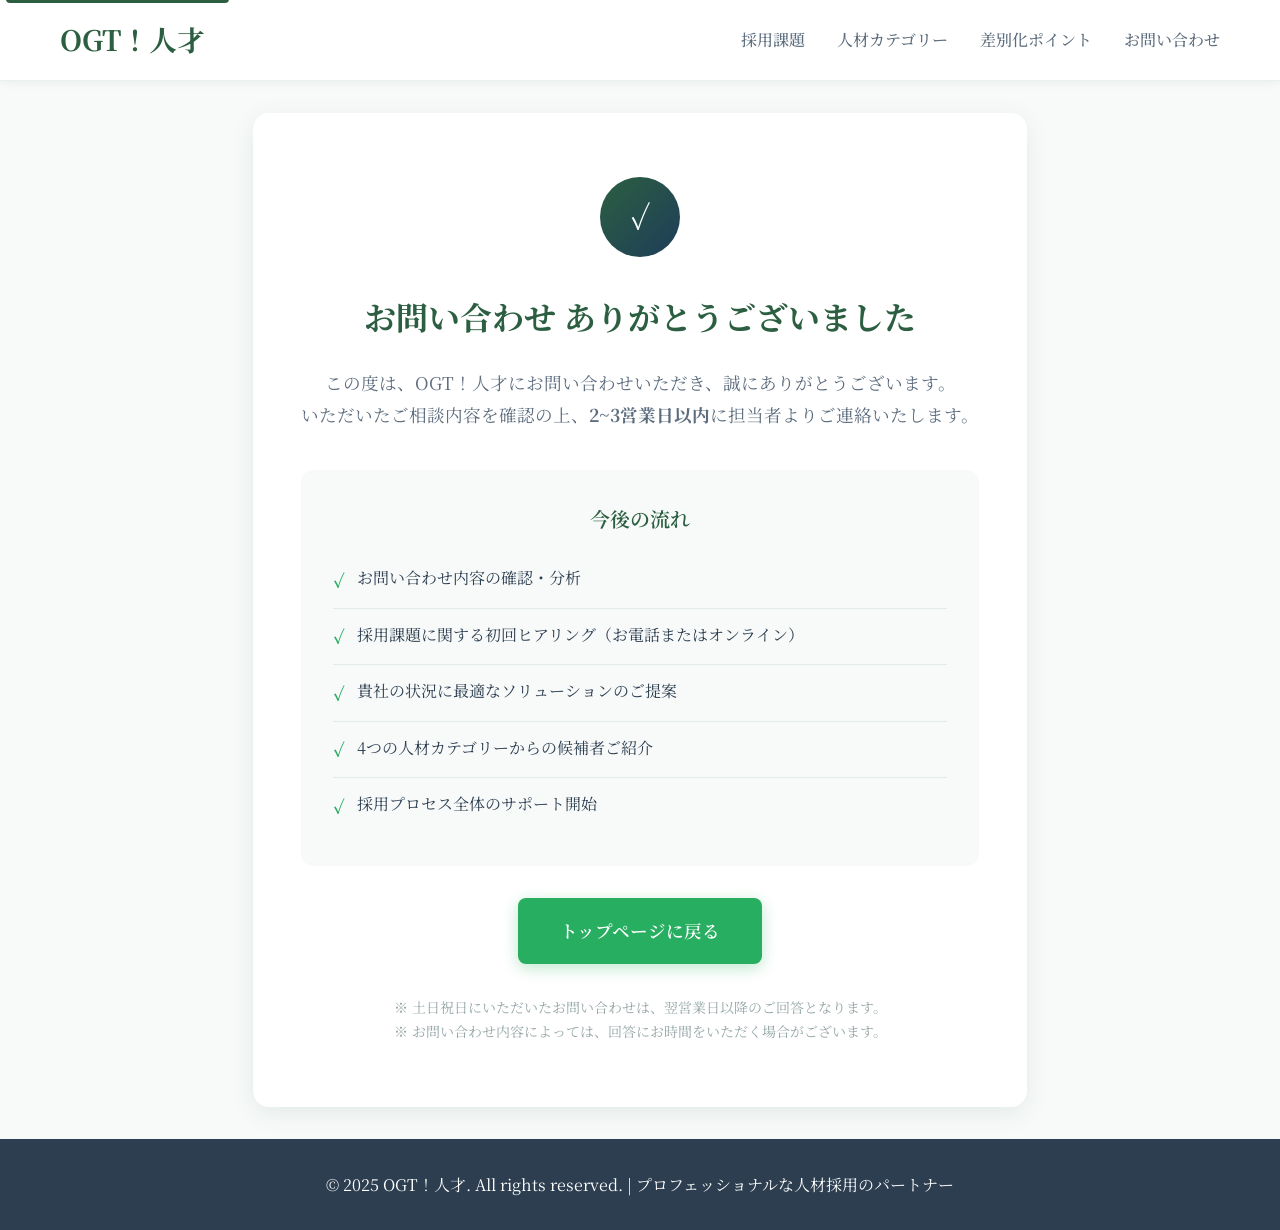
<file: thanks.html>
<!DOCTYPE html>
<html lang="ja">
  <head>
    <meta charset="UTF-8" />
    <meta name="viewport" content="width=device-width, initial-scale=1.0" />
    <title>お問い合わせありがとうございました - OGT！人才</title>
    <meta
      name="description"
      content="お問い合わせを受け付けました。2~3営業日以内にご返信いたします。"
    />
    <meta name="robots" content="noindex, nofollow" />
    <meta name="author" content="OGT！人才" />
    <meta name="robots" content="noindex, nofollow" />
    <meta name="viewport" content="width=device-width, initial-scale=1" />

    <!-- Google tag (gtag.js) -->
    <script
      async
      src="https://www.googletagmanager.com/gtag/js?id=G-VGLK5ZNC4B"
    ></script>
    <script>
      window.dataLayer = window.dataLayer || [];
      function gtag() {
        dataLayer.push(arguments);
      }
      gtag("js", new Date());

      gtag("config", "G-VGLK5ZNC4B");
    </script>

    <!-- Favicon -->
    <link rel="icon" type="image/png" sizes="32x32" href="/favicon32.png" />
    <link rel="icon" type="image/png" sizes="48x48" href="/favicon48.png" />
    <link rel="icon" type="image/png" sizes="192x192" href="/favicon192.png" />
    <link rel="apple-touch-icon" sizes="180x180" href="/favicon180.png" />

    <!-- Fonts -->
    <link rel="preconnect" href="https://fonts.googleapis.com" />
    <link rel="preconnect" href="https://fonts.gstatic.com" crossorigin />
    <link
      href="https://fonts.googleapis.com/css2?family=Noto+Serif+JP:wght@400;500;600;700&family=Cormorant+Garamond:wght@400;500;600;700&display=swap"
      rel="stylesheet"
    />

    <!-- Styles -->
    <link rel="stylesheet" href="css/style.css" />

    <style>
      .thanks-container {
        min-height: 80vh;
        display: flex;
        align-items: center;
        justify-content: center;
        background: var(--bg-light);
      }

      .thanks-content {
        background: var(--bg-white);
        padding: 4rem 3rem;
        border-radius: 16px;
        box-shadow: 0 6px 25px var(--shadow);
        text-align: center;
        margin: 2rem;
      }

      .success-icon {
        width: 80px;
        height: 80px;
        background: var(--gradient-primary);
        border-radius: 50%;
        display: flex;
        align-items: center;
        justify-content: center;
        margin: 0 auto 2rem;
        color: white;
        font-size: 2rem;
      }

      .thanks-title {
        font-size: 2rem;
        font-weight: 700;
        color: var(--primary-color);
        margin-bottom: 1.5rem;
      }

      .thanks-message {
        font-size: 1.1rem;
        color: var(--text-medium);
        line-height: 1.8;
        margin-bottom: 2.5rem;
      }

      .next-steps {
        background: var(--bg-light);
        padding: 2rem;
        border-radius: 12px;
        margin: 2rem 0;
        text-align: left;
      }

      .next-steps h3 {
        color: var(--primary-color);
        font-size: 1.25rem;
        font-weight: 600;
        margin-bottom: 1rem;
        text-align: center;
      }

      .next-steps ul {
        list-style: none;
        padding: 0;
      }

      .next-steps li {
        padding: 0.75rem 0;
        display: flex;
        align-items: flex-start;
        border-bottom: 1px solid rgba(44, 95, 65, 0.1);
      }

      .next-steps li:last-child {
        border-bottom: none;
      }

      .next-steps li::before {
        content: "✓";
        color: var(--success);
        font-weight: bold;
        margin-right: 0.75rem;
        font-size: 1.1rem;
        flex-shrink: 0;
        margin-top: 0.1rem;
      }

      .contact-info {
        background: var(--bg-light);
        padding: 1.5rem;
        border-radius: 8px;
        margin: 2rem 0;
        border-left: 4px solid var(--primary-color);
      }

      .contact-info h4 {
        color: var(--primary-color);
        font-size: 1.1rem;
        font-weight: 600;
        margin-bottom: 1rem;
      }

      .contact-info p {
        margin-bottom: 0.5rem;
        font-size: 0.95rem;
      }

      .buttons-container {
        display: flex;
        gap: 1rem;
        justify-content: center;
        flex-wrap: wrap;
        margin-top: 2rem;
      }

      @media (max-width: 768px) {
        .thanks-content {
          padding: 3rem 2rem;
          margin: 1rem;
        }

        .thanks-title {
          font-size: 1.75rem;
        }

        .buttons-container {
          flex-direction: column;
          align-items: center;
        }

        .btn {
          min-width: 200px;
        }
      }

      .contact-detail {
        display: flex;
        flex-wrap: wrap;
        gap: 0.5rem;
        justify-content: center;
        text-align: center;
      }

      .phone-number {
        white-space: nowrap;
      }

      @media (max-width: 480px) {
        .thanks-content {
          padding: 2rem 1.5rem;
        }

        .thanks-title {
          font-size: 1.5rem;
        }

        .thanks-message {
          font-size: 1rem;
        }

        .contact-detail {
          display: block;
          text-align: center;
        }

        .contact-detail strong {
          display: block;
          margin-bottom: 0.25rem;
        }

        .phone-number {
          display: block;
          font-weight: normal;
        }

        .contact-info {
          text-align: center;
        }

        .thanks-title-line1,
        .thanks-title-line2 {
          display: block;
        }
      }
    </style>
  </head>
  <body>
    <!-- Skip Link for Accessibility -->
    <a href="#main-content" class="skip-link">メインコンテンツへスキップ</a>

    <!-- Header -->
    <header class="header" role="banner">
      <div class="container">
        <div class="header-content">
          <a href="index.html" class="logo" aria-label="OGT！人才 ホーム"
            >OGT！人才</a
          >
          <nav class="nav" role="navigation" aria-label="メインナビゲーション">
            <ul>
              <li><a href="index.html#issues">採用課題</a></li>
              <li><a href="index.html#talent-categories">人材カテゴリー</a></li>
              <li><a href="index.html#differentiation">差別化ポイント</a></li>
              <li><a href="index.html#contact">お問い合わせ</a></li>
            </ul>
          </nav>
        </div>
      </div>
    </header>

    <!-- Main Content -->
    <main id="main-content" role="main">
      <div class="thanks-container">
        <div class="thanks-content">
          <div class="success-icon" aria-hidden="true">✓</div>

          <h1 class="thanks-title">
            <span class="thanks-title-line1">お問い合わせ</span>
            <span class="thanks-title-line2">ありがとうございました</span>
          </h1>

          <div class="thanks-message">
            <p>
              この度は、OGT！人才にお問い合わせいただき、誠にありがとうございます。
            </p>
            <p>
              いただいたご相談内容を確認の上、<strong>2~3営業日以内</strong>に担当者よりご連絡いたします。
            </p>
          </div>

          <div class="next-steps">
            <h3>今後の流れ</h3>
            <ul>
              <li>お問い合わせ内容の確認・分析</li>
              <li>採用課題に関する初回ヒアリング（お電話またはオンライン）</li>
              <li>貴社の状況に最適なソリューションのご提案</li>
              <li>4つの人材カテゴリーからの候補者ご紹介</li>
              <li>採用プロセス全体のサポート開始</li>
            </ul>
          </div>

          <div class="buttons-container">
            <a href="index.html" class="btn btn-primary">トップページに戻る</a>
          </div>

          <p
            style="
              font-size: 0.875rem;
              color: var(--text-light);
              margin-top: 2rem;
            "
          >
            ※
            土日祝日にいただいたお問い合わせは、翌営業日以降のご回答となります。<br />
            ※
            お問い合わせ内容によっては、回答にお時間をいただく場合がございます。
          </p>
        </div>
      </div>
    </main>

    <!-- Footer -->
    <footer class="footer" role="contentinfo">
      <div class="container">
        <p>
          &copy; 2025 OGT！人才. All rights reserved. |
          プロフェッショナルな人材採用のパートナー
        </p>
      </div>
    </footer>

    <!-- Scripts -->
    <script>
      // Professional thank you page enhancements
      document.addEventListener("DOMContentLoaded", function () {
        // Add smooth entrance animation
        const thanksContent = document.querySelector(".thanks-content");
        if (thanksContent) {
          thanksContent.style.opacity = "0";
          thanksContent.style.transform = "translateY(30px)";
          thanksContent.style.transition =
            "opacity 0.8s ease, transform 0.8s ease";

          setTimeout(() => {
            thanksContent.style.opacity = "1";
            thanksContent.style.transform = "translateY(0)";
          }, 100);
        }

        // Add success icon animation
        const successIcon = document.querySelector(".success-icon");
        if (successIcon) {
          setTimeout(() => {
            successIcon.style.animation = "pulse 0.6s ease-in-out";
          }, 500);
        }

        // Professional button hover effects
        const buttons = document.querySelectorAll(".btn");
        buttons.forEach((button) => {
          button.addEventListener("mouseenter", function () {
            this.style.transition = "all 0.3s ease";
          });
        });

        // Track page view for analytics (if implemented)
        if (typeof gtag !== "undefined") {
          gtag("event", "page_view", {
            page_title: "Thank You Page",
            page_location: window.location.href,
          });

          gtag("event", "conversion", {
            send_to: "CONVERSION_ID",
          });
        }

        // Accessibility: Announce completion to screen readers
        const announcement = document.createElement("div");
        announcement.setAttribute("aria-live", "polite");
        announcement.setAttribute("aria-atomic", "true");
        announcement.className = "sr-only";
        announcement.textContent =
          "お問い合わせが正常に送信されました。ありがとうございます。";
        document.body.appendChild(announcement);
      });

      // CSS animation keyframes
      const style = document.createElement("style");
      style.textContent = `
            @keyframes pulse {
                0% {
                    transform: scale(1);
                }
                50% {
                    transform: scale(1.1);
                }
                100% {
                    transform: scale(1);
                }
            }
        `;
      document.head.appendChild(style);
    </script>
  </body>
</html>
</file>
<file: css/style.css>
/* Team B - Professional & Trust Design */
/* プロフェッショナルで信頼感のあるデザイン */

:root {
  --primary-color: #2c5f41; /* 深緑 */
  --secondary-color: #1e3d59; /* ネイビー */
  --accent-color: #7c8a8e; /* グレー */
  --bg-light: #f8faf9;
  --bg-white: #ffffff;
  --text-dark: #2c3e50;
  --text-medium: #5d6d7e;
  --text-light: #95a5a6;
  --success: #27ae60;
  --shadow: rgba(44, 95, 65, 0.1);
  --gradient-primary: linear-gradient(135deg, #2c5f41 0%, #1e3d59 100%);
}

* {
  margin: 0;
  padding: 0;
  box-sizing: border-box;
}

body {
  font-family: "Noto Serif JP", "Cormorant Garamond", serif;
  line-height: 1.7;
  color: var(--text-dark);
  background-color: var(--bg-white);
}

.container {
  max-width: 1200px;
  margin: 0 auto;
  padding: 0 20px;
}

/* Header */
.header {
  background: var(--bg-white);
  border-bottom: 1px solid #e8f1ed;
  padding: 1rem 0;
  position: sticky;
  top: 0;
  z-index: 100;
  box-shadow: 0 2px 10px rgba(0,0,0,0.05);
}

.header-content {
  display: flex;
  justify-content: space-between;
  align-items: center;
}

.logo {
  font-size: 1.75rem;
  font-weight: 700;
  color: var(--primary-color);
  text-decoration: none;
  display: inline-block;
}

.logo-img {
  height: 50px;
  width: auto;
  display: block;
  transition: transform 0.3s ease;
}

.logo:hover .logo-img {
  transform: scale(1.05);
}

.nav ul {
  display: flex;
  list-style: none;
  gap: 2rem;
}

.nav a {
  text-decoration: none;
  color: var(--text-medium);
  font-weight: 500;
  transition: color 0.3s ease;
}

.nav a:hover {
  color: var(--primary-color);
}

.nav a[href="#contact"] {
  border: 1px solid var(--primary-color);
  padding: 0.5rem 1.25rem;
  border-radius: 6px;
  transition: all 0.3s ease;
}

.nav a[href="#contact"]:hover {
  background: var(--primary-color);
  color: white;
}

/* Hamburger Menu */
.hamburger {
  display: none;
  flex-direction: column;
  justify-content: center;
  align-items: center;
  width: 30px;
  height: 30px;
  background: none;
  border: none;
  cursor: pointer;
  padding: 0;
  z-index: 101;
}

.hamburger-line {
  width: 25px;
  height: 3px;
  background: var(--primary-color);
  margin: 3px 0;
  transition: all 0.3s ease;
  transform-origin: center;
}

.hamburger.active .hamburger-line:nth-child(1) {
  transform: rotate(45deg) translate(5px, 5px);
}

.hamburger.active .hamburger-line:nth-child(2) {
  opacity: 0;
}

.hamburger.active .hamburger-line:nth-child(3) {
  transform: rotate(-45deg) translate(7px, -6px);
}

.nav.mobile-open {
  display: block;
}

/* Hero Section */
.hero {
  background: var(--gradient-primary);
  color: white;
  padding: 5rem 0;
  text-align: center;
  position: relative;
  overflow: hidden;
}

.hero::before {
  content: '';
  position: absolute;
  top: 0;
  left: 0;
  right: 0;
  bottom: 0;
  background: url('data:image/svg+xml,<svg xmlns="http://www.w3.org/2000/svg" viewBox="0 0 100 100"><defs><pattern id="grid" width="10" height="10" patternUnits="userSpaceOnUse"><path d="M 10 0 L 0 0 0 10" fill="none" stroke="rgba(255,255,255,0.1)" stroke-width="1"/></pattern></defs><rect width="100" height="100" fill="url(%23grid)"/></svg>');
  opacity: 0.3;
}

.hero-content {
  position: relative;
  z-index: 2;
  display: grid;
  grid-template-columns: 1fr 1.2fr;
  gap: 3rem;
  align-items: center;
  max-width: 1200px;
  margin: 0 auto;
}

.hero-text {
  text-align: left;
}

.hero-image {
  display: flex;
  justify-content: center;
  align-items: center;
}

.hero-img {
  width: 100%;
  height: auto;
  border-radius: 12px;
  box-shadow: 0 10px 30px rgba(0,0,0,0.2);
  max-width: 600px;
}

.hero h1 {
  font-size: 3rem;
  font-weight: 700;
  margin-bottom: 1.5rem;
  line-height: 1.2;
}

.hero p {
  font-size: 1.25rem;
  margin-bottom: 2.5rem;
  opacity: 0.95;
  max-width: 600px;
  margin-left: auto;
  margin-right: auto;
}

.hero-buttons {
  margin-top: 2rem;
  display: flex;
  gap: 1rem;
  justify-content: flex-start;
  flex-wrap: wrap;
}

.btn {
  display: inline-block;
  padding: 1rem 2.5rem;
  border-radius: 8px;
  text-decoration: none;
  font-weight: 600;
  font-size: 1.1rem;
  transition: all 0.3s ease;
  border: 2px solid transparent;
  cursor: pointer;
  text-align: center;
}

.btn-primary {
  background: var(--success);
  color: white;
  box-shadow: 0 4px 15px rgba(39, 174, 96, 0.3);
}

.btn-primary:hover {
  background: #219a52;
  transform: translateY(-2px);
  box-shadow: 0 6px 20px rgba(39, 174, 96, 0.4);
}

.btn-outline {
  background: transparent;
  color: white;
  border-color: white;
}

.btn-outline:hover {
  background: white;
  color: var(--primary-color);
}

/* Issues Section */
.issues {
  padding: 5rem 0;
  background: var(--bg-light);
}

.section-title {
  text-align: center;
  font-size: 2.5rem;
  font-weight: 700;
  color: var(--primary-color);
  margin-bottom: 1rem;
}

.section-subtitle {
  text-align: center;
  font-size: 1.2rem;
  color: var(--text-medium);
  margin-bottom: 3rem;
  max-width: 600px;
  margin-left: auto;
  margin-right: auto;
}

.issues-grid {
  display: grid;
  grid-template-columns: repeat(auto-fit, minmax(350px, 1fr));
  gap: 2rem;
  margin-top: 3rem;
}

.issue-card {
  background: var(--bg-white);
  padding: 2.5rem 2rem;
  border-radius: 12px;
  box-shadow: 0 4px 20px var(--shadow);
  border-left: 4px solid var(--primary-color);
  transition: transform 0.3s ease;
}

.issue-card:hover {
  transform: translateY(-5px);
}

.issue-icon {
  width: 60px;
  height: 60px;
  background: var(--gradient-primary);
  border-radius: 12px;
  display: flex;
  align-items: center;
  justify-content: center;
  margin-bottom: 1.5rem;
  font-size: 1.5rem;
  color: white;
}

.issue-card h3 {
  font-size: 1.5rem;
  font-weight: 700;
  margin-bottom: 1rem;
  color: var(--primary-color);
}

/* Talent Categories */
.talent-categories {
  padding: 5rem 0;
  background: var(--bg-white);
}

.categories-grid {
  display: grid;
  grid-template-columns: repeat(2, 1fr);
  gap: 2rem;
  margin-top: 3rem;
}

@media (max-width: 1024px) {
  .categories-grid {
    grid-template-columns: repeat(auto-fit, minmax(280px, 1fr));
  }
}

.category-card {
  background: var(--bg-white);
  border-radius: 16px;
  overflow: hidden;
  box-shadow: 0 6px 25px var(--shadow);
  transition: all 0.5s cubic-bezier(0.4, 0, 0.2, 1);
  border: 2px solid transparent;
  position: relative;
  transform-style: preserve-3d;
  perspective: 1000px;
}

.category-card:hover {
  transform: translateY(-15px) rotateX(3deg) rotateY(3deg);
  box-shadow: 0 25px 50px rgba(44, 95, 65, 0.25),
              0 15px 30px rgba(44, 95, 65, 0.15);
}

.category-card:nth-child(1) { border-top: 4px solid #2c5f41; }
.category-card:nth-child(2) { border-top: 4px solid #1e3d59; }
.category-card:nth-child(3) { border-top: 4px solid #6c5ce7; }
.category-card:nth-child(4) { border-top: 4px solid #fd79a8; }

.category-header {
  padding: 2rem;
  text-align: center;
}

.category-image {
  max-width: 100%;
  width: auto;
  height: auto;
  margin: 0 auto 1.5rem;
  border-radius: 12px;
  box-shadow: 0 4px 15px rgba(0,0,0,0.1);
  display: block;
}

.category-card h3 {
  font-size: 1.8rem;
  font-weight: 700;
  margin-bottom: 0.5rem;
  color: var(--text-dark);
}

.category-card .subtitle {
  font-size: 1.3rem;
  color: var(--text-medium);
  margin-bottom: 1.5rem;
}

.category-content {
  padding: 0 2rem 2rem;
}

.category-content p {
  font-size: 1.25rem;
  line-height: 1.7;
}



/* Talent Hover Overlay */
.talent-hover {
  position: absolute;
  top: 0;
  left: 0;
  width: 100%;
  height: 100%;
  background: rgba(44, 95, 65, 0.95);
  display: flex;
  align-items: center;
  justify-content: center;
  opacity: 0;
  transition: all 0.4s ease;
  z-index: 10;
  padding: 2rem;
}

.category-card:hover .talent-hover {
  opacity: 1;
}

.hover-content {
  color: white;
  text-align: center;
}

.hover-content h4 {
  font-size: 1.85rem;
  margin-bottom: 1.75rem;
  color: white;
  font-weight: 700;
}

.hover-content ul {
  list-style: none;
  text-align: left;
  max-width: 350px;
  margin: 0 auto;
}

.hover-content li {
  padding: 0.65rem 0;
  padding-left: 2rem;
  position: relative;
  color: rgba(255, 255, 255, 0.95);
  line-height: 1.7;
  font-size: 1.15rem;
}

.hover-content li::before {
  content: '✓';
  position: absolute;
  left: 0;
  color: #4ade80;
  font-weight: bold;
}

/* Differentiation */
.differentiation {
  padding: 5rem 0;
  background: var(--bg-light);
}

.comparison-table {
  background: var(--bg-white);
  border-radius: 12px;
  overflow: hidden;
  box-shadow: 0 6px 25px var(--shadow);
  margin-top: 3rem;
}

.comparison-table table {
  width: 100%;
  border-collapse: collapse;
}

.comparison-table th {
  background: var(--gradient-primary);
  color: white;
  padding: 1.75rem 1.75rem;
  text-align: left;
  font-weight: 600;
  line-height: 1.4;
}

/* Only table headers should be white */
.comparison-table th.ogt-column,
.comparison-table th.general-column {
  color: white !important;
}

.comparison-table td {
  padding: 1.5rem 1.75rem;
  border-bottom: 1px solid #f1f3f4;
  vertical-align: top;
  line-height: 1.6;
  word-wrap: break-word;
  hyphens: auto;
}

.comparison-table tr:nth-child(even) td {
  background: #fafbfc;
}

.comparison-table .ogt-column {
  color: #1e7e34;
  font-weight: 600;
  background-color: #f8fff9;
}

.comparison-table .general-column {
  color: #495057;
  background-color: #f8f9fa;
}

/* Mobile card layout - hidden by default */
.comparison-table-mobile {
  display: none;
}

/* Process */
.process {
  padding: 5rem 0;
  background: var(--bg-white);
}

.process-steps {
  display: grid;
  grid-template-columns: repeat(auto-fit, minmax(250px, 1fr));
  gap: 2rem;
  margin-top: 3rem;
}

.process-step {
  text-align: center;
  position: relative;
}

.process-step::after {
  content: '';
  position: absolute;
  top: 40px;
  right: -1rem;
  width: 2rem;
  height: 2px;
  background: var(--primary-color);
  opacity: 0.3;
}

.process-step:last-child::after {
  display: none;
}

.step-number {
  width: 80px;
  height: 80px;
  background: var(--gradient-primary);
  border-radius: 50%;
  display: flex;
  align-items: center;
  justify-content: center;
  margin: 0 auto 1.5rem;
  font-size: 1.75rem;
  font-weight: 700;
  color: white;
}

.process-step h3 {
  font-size: 1.25rem;
  font-weight: 700;
  margin-bottom: 1rem;
  color: var(--primary-color);
}

/* Contact Form */
.contact {
  padding: 5rem 0;
  background: var(--bg-light);
}

.form-container {
  max-width: 600px;
  margin: 0 auto;
  background: var(--bg-white);
  padding: 3rem;
  border-radius: 16px;
  box-shadow: 0 6px 25px var(--shadow);
}

.form-group {
  margin-bottom: 2rem;
}

.form-group label {
  display: block;
  margin-bottom: 0.5rem;
  font-weight: 600;
  color: var(--text-dark);
}

.required {
  color: #e74c3c;
}

.form-control {
  width: 100%;
  padding: 1rem;
  border: 2px solid #e8f1ed;
  border-radius: 8px;
  font-size: 1rem;
  transition: border-color 0.3s ease;
  font-family: inherit;
}

.form-control:focus {
  outline: none;
  border-color: var(--primary-color);
  box-shadow: 0 0 0 3px rgba(44, 95, 65, 0.1);
}

.checkbox-group {
  display: grid;
  grid-template-columns: repeat(auto-fit, minmax(250px, 1fr));
  gap: 1rem;
}

.checkbox-item {
  display: flex;
  align-items: center;
}

.checkbox-item input[type="checkbox"] {
  margin-right: 0.75rem;
  transform: scale(1.2);
}

textarea.form-control {
  resize: vertical;
  min-height: 120px;
}

.form-submit {
  text-align: center;
  margin-top: 2rem;
}

/* Form Messages */
.form-message {
  margin-top: 1.5rem;
  padding: 1rem;
  border-radius: 4px;
  text-align: center;
  font-size: 1rem;
  white-space: pre-line;
  display: none;
}

.form-message.show {
  display: block;
}

.form-message.success {
  background-color: rgba(39, 174, 96, 0.1);
  color: #27ae60;
  border: 1px solid rgba(39, 174, 96, 0.4);
}

.form-message.error {
  background-color: rgba(231, 76, 60, 0.1);
  color: #e74c3c;
  border: 1px solid rgba(231, 76, 60, 0.4);
}

/* Privacy Checkbox */
.checkbox-privacy {
  margin-top: 1.5rem;
}

.checkbox-privacy label {
  display: flex;
  align-items: center;
  cursor: pointer;
}

.checkbox-privacy input[type="checkbox"] {
  margin-right: 0.75rem;
  transform: scale(1.2);
  cursor: pointer;
}

.privacy-link {
  color: var(--primary-color);
  text-decoration: underline;
}

.privacy-link:hover {
  color: var(--secondary-color);
}

/* Button Disabled State */
.btn-primary:disabled {
  background-color: rgba(44, 95, 65, 0.5);
  cursor: not-allowed;
  opacity: 0.6;
}

/* Honeypot - additional hiding */
.honeypot {
  position: absolute !important;
  left: -9999px !important;
  visibility: hidden !important;
  opacity: 0 !important;
}

/* Footer */
.footer {
  background: var(--text-dark);
  color: white;
  padding: 2rem 0;
  text-align: center;
}

/* Mobile line breaks - hidden by default on desktop */
.mobile-br {
  display: none;
}

@media (max-width: 768px) {
  .mobile-br {
    display: inline;
  }
}

/* Responsive Design */
@media (max-width: 768px) {
  .logo-img {
    height: 40px;
  }

  .hero-content {
    grid-template-columns: 1fr;
    gap: 2rem;
    text-align: center;
  }
  
  .hero-text {
    text-align: center;
  }
  
  .hero-buttons {
    justify-content: center;
  }
  
  .hero h1 {
    font-size: 2.25rem;
  }
  
  .hero p {
    font-size: 1.1rem;
  }
  
  .container {
    padding: 0 15px;
  }
  
  .section-title {
    font-size: 2rem;
  }
  
  .categories-grid {
    grid-template-columns: 1fr;
  }
  
  /* Disable complex 3D effects on mobile */
  .category-card:hover {
    transform: translateY(-5px);
    box-shadow: 0 10px 25px rgba(44, 95, 65, 0.15);
  }
  
  /* タブレット・スマホでの改行表示を最適化 */
  .category-content p {
    line-height: 1.7;
    text-align: left;
    font-size: 1rem;
  }
  
  .category-card h3 {
    font-size: 1.5rem;
  }
  
  .category-card .subtitle {
    font-size: 0.95rem;
  }
  
  .comparison-table {
    overflow-x: auto;
  }
  
  .process-steps {
    grid-template-columns: 1fr;
  }
  
  .process-step::after {
    display: none;
  }
  
  /* Mobile Navigation */
  .hamburger {
    display: flex;
  }
  
  .nav {
    display: none;
    position: absolute;
    top: 100%;
    left: 0;
    right: 0;
    background: var(--bg-white);
    border-top: 1px solid #e8f1ed;
    box-shadow: 0 4px 10px rgba(0,0,0,0.1);
    z-index: 100;
  }
  
  .nav.mobile-open {
    display: block;
    animation: slideDown 0.3s ease;
  }
  
  .nav ul {
    flex-direction: column;
    gap: 0;
    padding: 1rem 0;
  }
  
  .nav ul li {
    border-bottom: 1px solid #f1f3f4;
  }
  
  .nav ul li:last-child {
    border-bottom: none;
  }
  
  .nav a {
    display: block;
    padding: 1rem 1.5rem;
    color: var(--text-dark);
    font-weight: 500;
    transition: all 0.3s ease;
  }
  
  .nav a:hover {
    background: var(--bg-light);
    color: var(--primary-color);
  }

  .nav a[href="#contact"] {
    border: none;
    padding: 1rem 1.5rem;
  }
  
  .header-content {
    flex-direction: row;
    justify-content: space-between;
    align-items: center;
  }
  
  .form-container {
    padding: 2rem 1.5rem;
  }
  
  .checkbox-group {
    grid-template-columns: 1fr;
  }
  
  /* Table improvements for mobile readability */
  .comparison-table {
    margin: 2rem -15px 0;
    border-radius: 0;
  }
  
  .comparison-table table {
    table-layout: fixed;
    min-width: 100%;
  }
  
  .comparison-table th {
    padding: 1.25rem 1rem;
    font-size: 0.95rem;
    line-height: 1.3;
  }
  
  .comparison-table td {
    padding: 1.5rem 1rem;
    font-size: 0.95rem;
    line-height: 1.7;
    word-break: break-word;
  }
  
  .comparison-table th:first-child,
  .comparison-table td:first-child {
    width: 32%;
    font-weight: 700;
    color: var(--text-dark);
  }
  
  .comparison-table th:nth-child(2),
  .comparison-table td:nth-child(2),
  .comparison-table th:nth-child(3),
  .comparison-table td:nth-child(3) {
    width: 34%;
  }
  
  .comparison-table .ogt-column {
    color: #1e7e34;
    font-weight: 600;
    background-color: #f0f8f0;
  }
  
  .comparison-table .general-column {
    color: #495057;
    background-color: #f5f5f5;
  }
  
  /* Table header colors for mobile */
  .comparison-table th.ogt-column,
  .comparison-table th.general-column {
    color: white !important;
  }
  
  .comparison-table td.ogt-column {
    color: #1e7e34 !important;
  }
  
  .comparison-table td.general-column {
    color: #495057 !important;
  }
}

@keyframes slideDown {
  from {
    opacity: 0;
    transform: translateY(-10px);
  }
  to {
    opacity: 1;
    transform: translateY(0);
  }
}

@media (max-width: 480px) {
  .hero {
    padding: 3rem 0;
  }
  
  .hero h1 {
    font-size: 1.875rem;
  }
  
  .issues-grid {
    grid-template-columns: 1fr;
  }
  
  .issue-card {
    padding: 2rem 1.5rem;
  }
  
  .category-header, .category-content {
    padding: 1.5rem;
  }
  
  /* スマホでの改行表示を最適化 */
  .category-content p {
    line-height: 1.8;
    text-align: left;
    font-size: 0.95rem;
  }
  
  .category-card h3 {
    font-size: 1.35rem;
  }
  
  .category-card .subtitle {
    font-size: 0.9rem;
  }
  
  /* Simplify hover overlay on mobile */
  .talent-hover {
    background: rgba(44, 95, 65, 0.98);
  }
  
  .hover-content {
    padding: 1.5rem;
  }
  
  .hover-content h4 {
    font-size: 1.5rem;
  }

  .hover-content li {
    font-size: 1.05rem;
    padding: 0.5rem 0;
  }
  
  .form-container {
    padding: 1.5rem 1rem;
  }
  
  /* Alternative card-style table layout for very small screens */
  .comparison-table {
    display: none;
  }
  
  .comparison-table-mobile {
    display: block;
    background: var(--bg-white);
    border-radius: 12px;
    box-shadow: 0 6px 25px var(--shadow);
    margin: 2rem 0;
    overflow: hidden;
  }
  
  .comparison-card {
    border-bottom: 2px solid #f1f3f4;
    padding: 2rem 1.5rem;
  }
  
  .comparison-card:last-child {
    border-bottom: none;
  }
  
  .comparison-card h4 {
    color: var(--primary-color);
    font-size: 1.1rem;
    font-weight: 700;
    margin-bottom: 1.5rem;
    padding-bottom: 0.5rem;
    border-bottom: 2px solid var(--primary-color);
  }
  
  .comparison-item {
    margin-bottom: 1.5rem;
    padding: 1rem;
    border-radius: 8px;
    background: #f8f9fa;
  }
  
  .comparison-item:last-child {
    margin-bottom: 0;
  }
  
  .comparison-label {
    font-size: 0.9rem;
    font-weight: 600;
    color: var(--text-dark);
    margin-bottom: 0.5rem;
  }
  
  .comparison-ogt {
    background: #f0f8f0;
    color: #1e7e34;
    font-weight: 600;
    padding: 0.75rem;
    border-radius: 6px;
    margin-bottom: 0.75rem;
    line-height: 1.6;
    border-left: 4px solid #1e7e34;
  }
  
  .comparison-general {
    background: #f5f5f5;
    color: #495057;
    padding: 0.75rem;
    border-radius: 6px;
    line-height: 1.6;
    border-left: 4px solid #6c757d;
    word-break: break-word;
    hyphens: auto;
  }
}

/* Tablet specific styles */
@media (max-width: 1024px) and (min-width: 769px) {
  .hero-content {
    grid-template-columns: 1fr;
    gap: 2rem;
    text-align: center;
  }
  
  .hero-text {
    text-align: center;
  }
  
  .hero-image {
    order: 2;
  }
  
  .hero h1 {
    font-size: 2.5rem;
  }
  
  .hero p {
    font-size: 1.15rem;
  }
  
  .hero-buttons {
    justify-content: center;
  }
}

/* Accessibility enhancements */
.sr-only {
  position: absolute;
  width: 1px;
  height: 1px;
  padding: 0;
  margin: -1px;
  overflow: hidden;
  clip: rect(0, 0, 0, 0);
  white-space: nowrap;
  border: 0;
}

/* Focus states */
.btn:focus,
.form-control:focus,
input[type="checkbox"]:focus {
  outline: 2px solid var(--primary-color);
  outline-offset: 2px;
}

/* Skip link */
.skip-link {
  position: absolute;
  top: -40px;
  left: 6px;
  background: var(--primary-color);
  color: white;
  padding: 8px;
  text-decoration: none;
  border-radius: 4px;
  z-index: 1000;
}

.skip-link:focus {
  top: 6px;
}

/* Animation for smooth scrolling */
html {
  scroll-behavior: smooth;
}

/* Loading animation for form submission */
.btn.loading {
  pointer-events: none;
  opacity: 0.7;
}

.btn.loading::after {
  content: '';
  display: inline-block;
  width: 20px;
  height: 20px;
  margin-left: 10px;
  border: 2px solid transparent;
  border-top: 2px solid currentColor;
  border-radius: 50%;
  animation: spin 1s linear infinite;
}

@keyframes spin {
  0% { transform: rotate(0deg); }
  100% { transform: rotate(360deg); }
}
</file>
